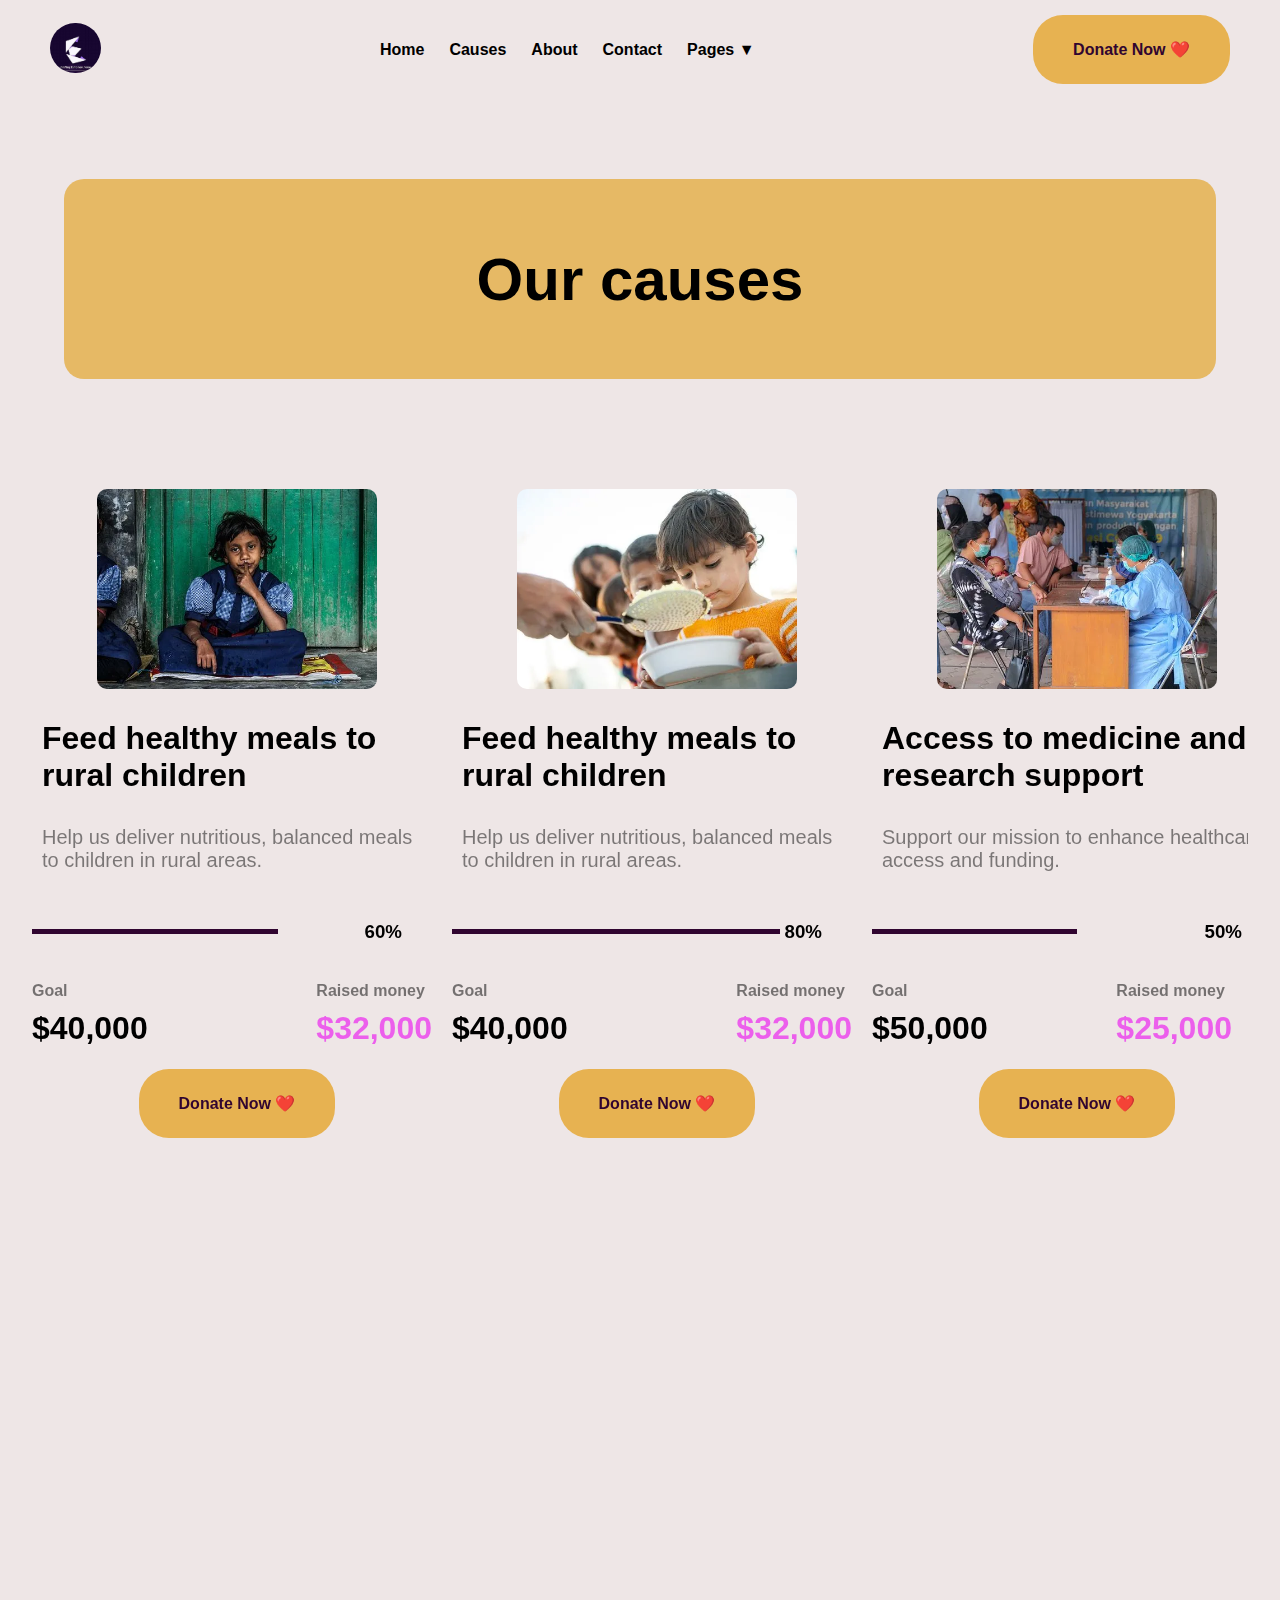
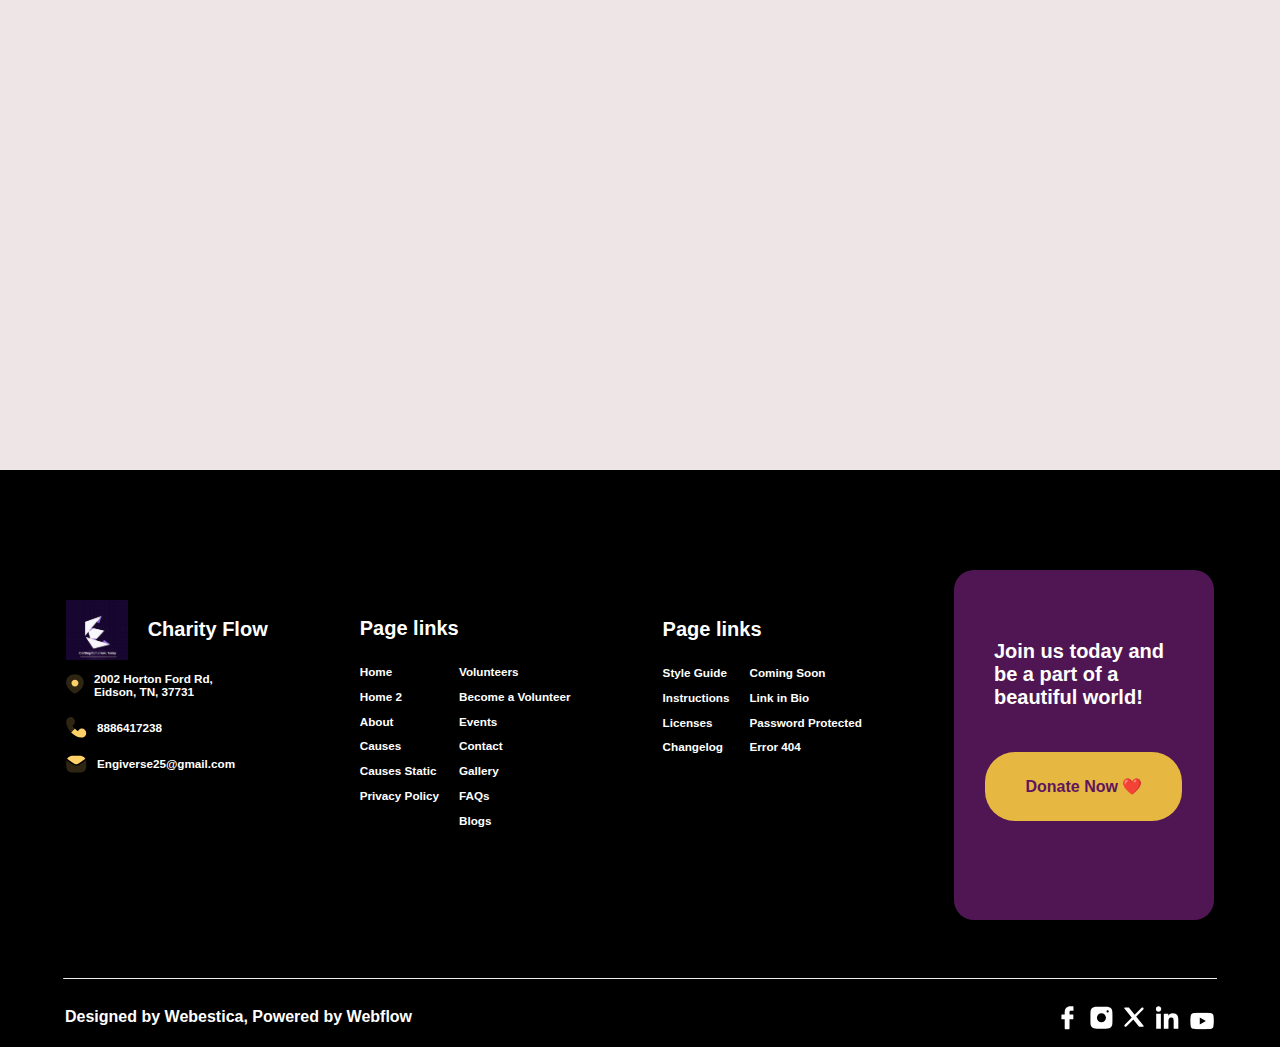
<file: causes.html>
<!DOCTYPE html>
<html lang="en">
  <head>
    <meta charset="UTF-8" />
    <meta name="viewport" content="width=device-width, initial-scale=1.0" />
    <title>Navbar Example</title>
    <link rel="stylesheet" href="causes.css" />
    <link href="https://unpkg.com/aos@2.3.1/dist/aos.css" rel="stylesheet" />
    <script src="https://unpkg.com/aos@2.3.1/dist/aos.js"></script>
  </head>
  <body>
    <!-- Navbar Section -->
    <nav class="navbar">
      <div class="logo">
        <img src="./public/new logo.jpeg" alt="Site Logo" />
      </div>
      <ul class="nav-links">
        <li><a href="./index.html">Home</a></li>
        <li><a href="./causes.html">Causes</a></li>
        <li><a href="./about.html">About</a></li>
        <li><a href="./contact.html">Contact</a></li>
        <li class="dropdown">
          <a href="#">Pages ▼</a>
          <ul class="dropdown-menu">
            <li><a href="#">Home</a></li>
            <li><a href="#">Home 2</a></li>
            <li><a href="#">Causes</a></li>
            <li><a href="#">Causes Static</a></li>
            <li><a href="#">Volunteer</a></li>
            <li><a href="#">Become a Volunteer</a></li>
            <li><a href="#">About</a></li>
            <li><a href="#">Events</a></li>
            <li><a href="#">Gallery</a></li>
            <li><a href="#">Contact</a></li>
            <li><a href="#">Blogs</a></li>
            <li><a href="#">FAQs</a></li>
            <li><a href="#">Privacy Policy</a></li>
          </ul>
        </li>
      </ul>
      <button class="donate-btn">Donate Now <span>❤️</span></button>
    </nav>

    <!-- Our causes -->

    <div class="ourcauses">Our causes</div>

    <!-- causes images part -->
    <div class="makecausesgrid">
      <!-- first time -->

      <div class="firstinnercause" data-aos="fade-up" data-aos-duration="2000">
        <div class="makeimagecenter">
          <img src="./public/causes img1.webp" alt="image" />
        </div>
        <h1 class="firstheadingcauses">Feed healthy meals to rural children</h1>
        <p class="firstparacauses">
          Help us deliver nutritious, balanced meals to children in rural areas.
        </p>
        <div class="makeflextwo">
          <hr class="custom-hr1" />
          <h3>60%</h3>
        </div>

        <div class="goaldiv">
          <div>
            <h4>Goal</h4>
            <h1>$40,000</h1>
          </div>
          <div>
            <h4>Raised money</h4>
            <h1 class="raisedblue">$32,000</h1>
          </div>
        </div>
        <div class="makebuttoncenter">
          <button class="donate-btn">Donate Now <span>❤️</span></button>
        </div>
      </div>

      <!-- second time -->
      <div class="firstinnercause" data-aos="fade-up" data-aos-duration="2000">
        <div class="makeimagecenter">
          <img src="./public/causes img2.webp" alt="image" />
        </div>
        <h1 class="firstheadingcauses">Feed healthy meals to rural children</h1>
        <p class="firstparacauses">
          Help us deliver nutritious, balanced meals to children in rural areas.
        </p>
        <div class="makeflextwo">
          <hr class="custom-hr2" />
          <h3>80%</h3>
        </div>

        <div class="goaldiv">
          <div>
            <h4>Goal</h4>
            <h1>$40,000</h1>
          </div>
          <div>
            <h4>Raised money</h4>
            <h1 class="raisedblue">$32,000</h1>
          </div>
        </div>
        <div class="makebuttoncenter">
          <button class="donate-btn">Donate Now <span>❤️</span></button>
        </div>
      </div>

      <!-- thrid time -->
      <div class="firstinnercause" data-aos="fade-up" data-aos-duration="2000">
        <div class="makeimagecenter">
          <img src="./public/causes img3.webp" alt="image" />
        </div>
        <h1 class="firstheadingcauses">
          Access to medicine and research support
        </h1>
        <p class="firstparacauses">
          Support our mission to enhance healthcare access and funding.
        </p>
        <div class="makeflextwo">
          <hr class="custom-hr3" />
          <h3>50%</h3>
        </div>

        <div style="margin-right: 50px" class="goaldiv">
          <div>
            <h4>Goal</h4>
            <h1>$50,000</h1>
          </div>
          <div>
            <h4>Raised money</h4>
            <h1 class="raisedblue">$25,000</h1>
          </div>
        </div>
        <div class="makebuttoncenter">
          <button class="donate-btn">Donate Now <span>❤️</span></button>
        </div>
      </div>

      <!-- fourth time -->
      <div class="firstinnercause" data-aos="fade-up" data-aos-duration="2000">
        <div class="makeimagecenter">
          <img src="./public/causes img4.webp" alt="image" />
        </div>
        <h1 class="firstheadingcauses">
          Raise awareness about environmental issues
        </h1>
        <p class="firstparacauses">
          Highlighting key environmental issues to foster action.
        </p>
        <br />
        <div class="makeflextwo">
          <hr class="custom-hr4" />
          <h3>100%</h3>
        </div>

        <div class="goaldiv">
          <div>
            <h4>Goal</h4>
            <h1>$72,000</h1>
          </div>
          <div>
            <h4>Raised money</h4>
            <h1 class="raisedblue">$1,00,000</h1>
          </div>
        </div>
        <div class="makebuttoncenter">
          <button class="donate-btn" style="margin-top: 5px">
            Donate Now <span>❤️</span>
          </button>
        </div>
      </div>

      <!-- fifth time -->
      <div class="firstinnercause" data-aos="fade-up" data-aos-duration="2000">
        <div class="makeimagecenter">
          <img src="./public/causes img5.webp" alt="image" />
        </div>
        <h1 class="firstheadingcauses">
          Paving the way for women's empowerment
        </h1>
        <p class="firstparacauses">
          Trace the journey of empowerment, where obstacles fade and
          opportunities flourish.
        </p>
        <div style="margin-top: 40px" class="makeflextwo">
          <hr class="custom-hr5" />
          <h3>90%</h3>
        </div>

        <div class="goaldiv">
          <div>
            <h4>Goal</h4>
            <h1>$95,000</h1>
          </div>
          <div>
            <h4>Raised money</h4>
            <h1 class="raisedblue">$85,500</h1>
          </div>
        </div>
        <div class="makebuttoncenter">
          <button style="margin-top: 3px" class="donate-btn">
            Donate Now <span>❤️</span>
          </button>
        </div>
      </div>

      <!-- sixth time -->
      <div class="firstinnercause" data-aos="fade-up" data-aos-duration="2000">
        <div class="makeimagecenter">
          <img src="./public/causes img6.jpg" alt="image" />
        </div>
        <h1 class="firstheadingcauses">
          Securing clean water access for every home
        </h1>
        <p class="firstparacauses">
          Inspire change by highlighting critical environmental issues and
          promoting sustainable actions.
        </p>
        <div class="makeflextwo">
          <hr class="custom-hr6" />
          <h3>40%</h3>
        </div>

        <div style="margin-right: 50px" class="goaldiv">
          <div>
            <h4>Goal</h4>
            <h1>$65,000</h1>
          </div>
          <div>
            <h4>Raised money</h4>
            <h1 class="raisedblue">$26,000</h1>
          </div>
        </div>
        <div class="makebuttoncenter">
          <button class="donate-btn">Donate Now <span>❤️</span></button>
        </div>
      </div>
    </div>
    <div class="extendedfooter">
      <div class="finalfooter">
        <!-- first div footer -->
        <div class="firstdivfooter">
          <div class="firstimgfooter">
            <img src="./public/new logo.jpeg" alt="" />
            <h1>Charity Flow</h1>
          </div>
          <div class="firstpartflex">
            <img src="./public/location.svg" alt="location" />
            <h3>2002 Horton Ford Rd, Eidson, TN, 37731</h3>
          </div>
          <div class="firstpartflex">
            <img src="./public/mobile.svg" alt="mobile" />
            <h3>8886417238</h3>
          </div>
          <div class="firstpartflex">
            <img src="./public/email id.svg" alt="mail" />
            <h3>Engiverse25@gmail.com</h3>
          </div>
        </div>

        <!-- second div footer -->
        <div class="secondouterfooterdiv">
          <h1>Page links</h1>
          <div class="makesecondflex makeh3cursor">
            <div>
              <h3>Home</h3>
              <h3>Home 2</h3>
              <h3>About</h3>
              <h3>Causes</h3>
              <h3>Causes Static</h3>
              <h3>Privacy Policy</h3>
            </div>
            <div>
              <h3>Volunteers</h3>
              <h3>Become a Volunteer</h3>
              <h3>Events</h3>
              <h3>Contact</h3>
              <h3>Gallery</h3>
              <h3>FAQs</h3>
              <h3>Blogs</h3>
            </div>
          </div>
        </div>

        <!-- thrid div -->
        <div class="makethriddiv">
          <h1>Page links</h1>
          <div class="makesecondflex makeh3cursor">
            <div>
              <h3>Style Guide</h3>
              <h3>Instructions</h3>
              <h3>Licenses</h3>
              <h3>Changelog</h3>
            </div>
            <div>
              <h3>Coming Soon</h3>
              <h3>Link in Bio</h3>
              <h3>Password Protected</h3>
              <h3>Error 404</h3>
            </div>
          </div>
        </div>

        <!-- fourth div -->

        <div class="finalfooteriv">
          <h1>Join us today and be a part of a beautiful world!</h1>
          <button
            class="donate-btn makechange"
            style="background-color: #e6b741; color: #5f145f; font-weight: bold"
          >
            Donate Now <span>❤️</span>
          </button>
        </div>
      </div>
      <!-- extented footer -->
      <hr class="footerline" />
      <div class="extendedflex">
        <div class="makewhite">
          <h4>Designed by Webestica, Powered by Webflow</h4>
        </div>
        <div class="makefooterlogoflex">
          <img src="./public/footer logo1.svg" alt="logo" />
          <img src="./public/footer logo2.svg" alt="logo" />
          <img src="./public/footer logo 3.svg" alt="logo" />
          <img src="./public/footer logo 4.svg" alt="logo" />
          <img src="./public/footer logo 5.svg" alt="logo" />
        </div>
      </div>
    </div>
  </body>
  <script>
    AOS.init();
  </script>
</html>
</file>
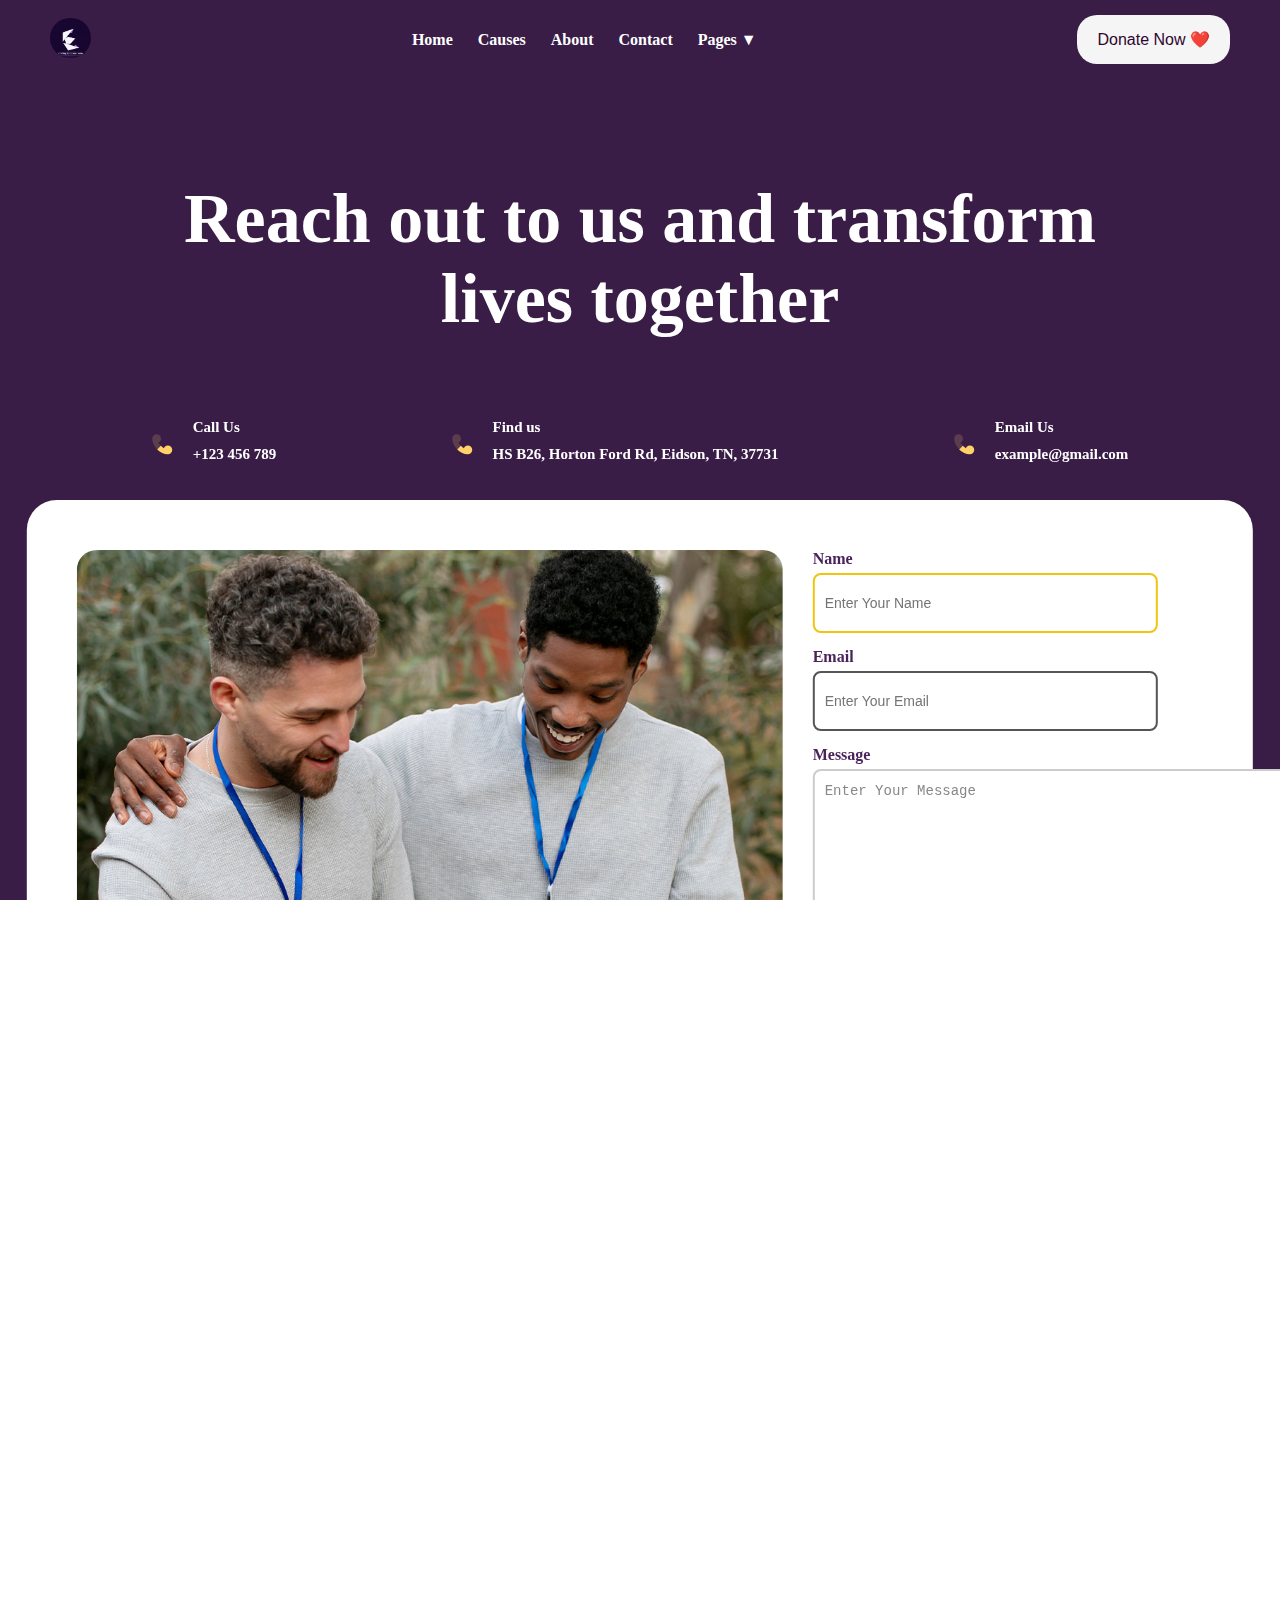
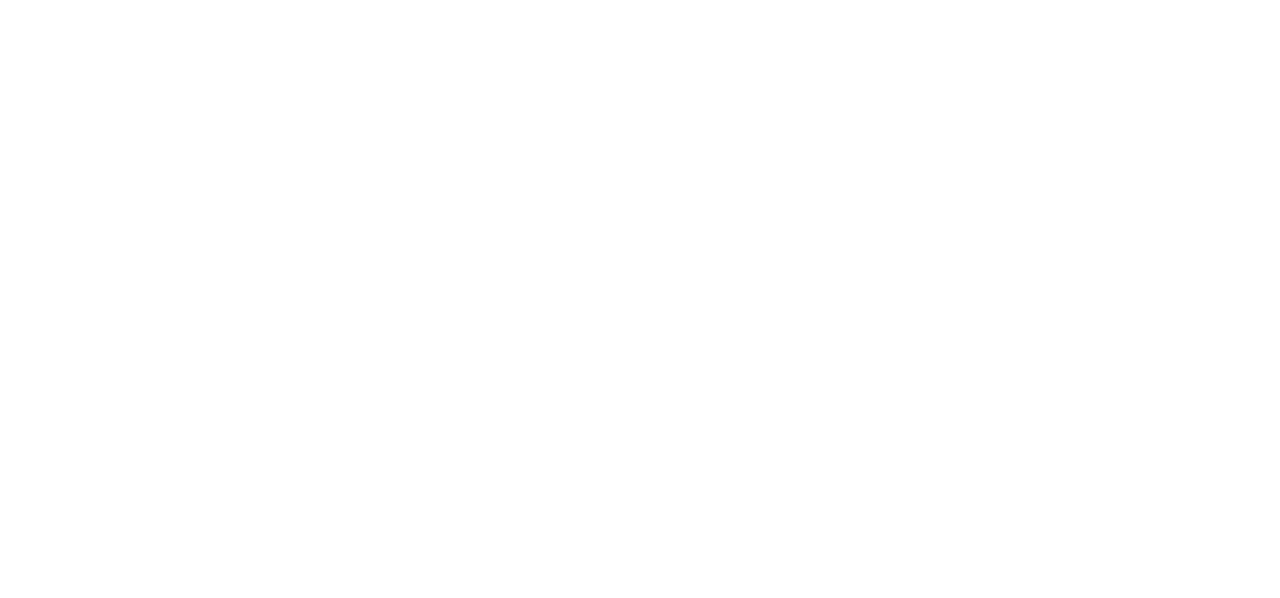
<file: contact.html>
<!DOCTYPE html>
<html lang="en">
  <head>
    <meta charset="UTF-8" />
    <meta name="viewport" content="width=device-width, initial-scale=1.0" />
    <title>Charity Flow</title>
    <link rel="stylesheet" href="contact.css" />
    <link href="https://unpkg.com/aos@2.3.1/dist/aos.css" rel="stylesheet" />
    <script src="https://unpkg.com/aos@2.3.1/dist/aos.js"></script>
  </head>
  <body>
    <!-- make relative div -->

    <div class="positiondiv">
      <!-- header of page -->
      <div class="outeroriginaldiv">
        <!-- div part -->
        <div>
          <nav class="navbar">
            <div class="logo">
              <img
                style="border-radius: 30px"
                src="./public/new logo.jpeg"
                alt="Site Logo"
              />
            </div>
            <ul class="nav-links">
              <li><a href="./index.html">Home</a></li>
              <li><a href="./causes.html">Causes</a></li>
              <li><a href="./about.html">About</a></li>
              <li><a href="./contact.html">Contact</a></li>
              <li class="dropdown">
                <a href="#">Pages ▼</a>
                <ul class="dropdown-menu">
                  <li><a href="#">Home</a></li>
                  <li><a href="#">Home 2</a></li>
                  <li><a href="#">Causes</a></li>
                  <li><a href="#">Causes Static</a></li>
                  <li><a href="#">Volunteer</a></li>
                  <li><a href="#">Become a Volunteer</a></li>
                  <li><a href="#">About </a></li>
                  <li><a href="#">Events</a></li>
                  <li><a href="#">Gallery</a></li>
                  <li><a href="#">Contact</a></li>
                  <li><a href="#">Blogs</a></li>
                  <li>
                    <a href="#">FAQ<span>s</span> </a>
                  </li>
                  <li><a href="#">Privacy Policy</a></li>
                </ul>
              </li>
            </ul>
            <button class="donate-btn">Donate Now <span>❤️</span></button>
          </nav>
        </div>

        <!-- reach out heading -->
        <div class="reachouttopheading">
          <h1>Reach out to us and transform</h1>
          <h2>lives together</h2>
        </div>

        <!-- contact details  -->
        <div
          class="contactdetailsflex"
          data-aos="fade-up"
          data-aos-duration="2000"
        >
          <div class="innercontact">
            <div>
              <img src="./public/mobile.svg" alt="" />
            </div>
            <div class="maketwoclose">
              <h2>Call Us</h2>
              <h2>+123 456 789</h2>
            </div>
          </div>

          <!-- second time -->
          <div class="innercontact">
            <div>
              <img src="./public/mobile.svg" alt="mobile logo" />
            </div>
            <div class="maketwoclose">
              <h2>Find us</h2>
              <h2>HS B26, Horton Ford Rd, Eidson, TN, 37731</h2>
            </div>
          </div>

          <!-- thrid time -->
          <div class="innercontact">
            <div>
              <img src="./public/mobile.svg" alt="" />
            </div>
            <div class="maketwoclose">
              <h2>Email Us</h2>
              <h2>example@gmail.com</h2>
            </div>
          </div>
        </div>
        <!-- contact image -->

        <div class="outercontactflex">
          <div
            class="leftsidecontactimage"
            data-aos="fade-right"
            data-aos-anchor="#example-anchor"
            data-aos-offset="500"
            data-aos-duration="2000"
          >
            <img
              src="./public/contact image left.jpg"
              alt="person image left"
            />
          </div>
          <div
            data-aos="fade-left"
            data-aos-anchor="#example-anchor"
            data-aos-offset="500"
            data-aos-duration="2000"
          >
            <div class="container">
              <label for="name">Name</label>
              <input
                type="text"
                id="name"
                placeholder="Enter Your Name"
                class="input name-input"
                style="text-align: left; padding-left: 10px"
              />

              <label for="email">Email</label>
              <input
                type="email"
                id="email"
                placeholder="Enter Your Email"
                class="input email-input"
                class="input name-input"
                style="text-align: left; padding-left: 10px"
              />
              <label for="message">Message</label>
              <textarea
                id="message"
                placeholder="Enter Your Message"
                class="input messages"
              ></textarea>

              <button class="singlesubmitbutton">Submit</button>

              <div class="rightsidelogodiv">
                <a href="">
                  <img
                    src="./public/facebook icon.svg"
                    class="facebooklogo"
                    alt="Facebook logo"
                /></a>
                <a href="">
                  <img
                    src="./public/instagram icon.svg"
                    class="instagramlogo"
                    alt="Instagram logo"
                /></a>
                <a href="">
                  <img
                    src="./public/twitter icon.svg"
                    class="twitterlogo"
                    alt="Twitter logo"
                /></a>
                <a href="">
                  <img
                    src="./public/linkedin icon.svg"
                    class="linkedinlogo"
                    alt="Linkedin logo"
                /></a>
                <a href="">
                  <img
                    src="./public/youtube icon.svg"
                    class="youtubelogo"
                    alt="youtube logo"
                /></a>
              </div>
            </div>
          </div>
        </div>
      </div>
    </div>

    <!-- footer -->

    <div class="extendedfooter">
      <div class="finalfooter">
        <!-- first div footer -->
        <div class="firstdivfooter">
          <div class="firstimgfooter">
            <img src="./public/new logo.jpeg" alt="" />
            <h1>Charity Flow</h1>
          </div>
          <div class="firstpartflex">
            <img src="./public/location.svg" alt="location" />
            <h3>2002 Horton Ford Rd, Eidson, TN, 37731</h3>
          </div>
          <div class="firstpartflex">
            <img src="./public/mobile.svg" alt="mobile" />
            <h3>8886417238</h3>
          </div>
          <div class="firstpartflex">
            <img src="./public/email id.svg" alt="mail" />
            <h3>Engiverse25@gmail.com</h3>
          </div>
        </div>

        <!-- second div footer -->
        <div class="secondouterfooterdiv">
          <h1>Page links</h1>
          <div class="makesecondflex makeh3cursor">
            <div>
              <h3>Home</h3>
              <h3>Home 2</h3>
              <h3>About</h3>
              <h3>Causes</h3>
              <h3>Causes Static</h3>
              <h3>Privacy Policy</h3>
            </div>
            <div>
              <h3>Volunteers</h3>
              <h3>Become a Volunteer</h3>
              <h3>Events</h3>
              <h3>Contact</h3>
              <h3>Gallery</h3>
              <h3>FAQs</h3>
              <h3>Blogs</h3>
            </div>
          </div>
        </div>

        <!-- thrid div -->
        <div class="makethriddiv">
          <h1>Page links</h1>
          <div class="makesecondflex makeh3cursor">
            <div>
              <h3>Style Guide</h3>
              <h3>Instructions</h3>
              <h3>Licenses</h3>
              <h3>Changelog</h3>
            </div>
            <div>
              <h3>Coming Soon</h3>
              <h3>Link in Bio</h3>
              <h3>Password Protected</h3>
              <h3>Error 404</h3>
            </div>
          </div>
        </div>

        <!-- fourth div -->

        <div class="finalfooteriv">
          <h1>Join us today and be a part of a beautiful world!</h1>
          <button
            class="donate-btn makechange"
            style="background-color: #e6b741; color: #5f145f; font-weight: bold"
          >
            Donate Now <span>❤️</span>
          </button>
        </div>
      </div>
      <!-- extented footer -->
      <hr class="footerline" />
      <div class="extendedflex">
        <div class="makewhite">
          <h4>Designed by Webestica, Powered by Webflow</h4>
        </div>
        <div class="makefooterlogoflex">
          <img src="./public/footer logo1.svg" alt="logo" />
          <img src="./public/footer logo2.svg" alt="logo" />
          <img src="./public/footer logo 3.svg" alt="logo" />
          <img src="./public/footer logo 4.svg" alt="logo" />
          <img src="./public/footer logo 5.svg" alt="logo" />
        </div>
      </div>
    </div>
  </body>
  <script>
    AOS.init();
  </script>
</html>
</file>
<file: causes.css>
/* Reset styles */
body {
  margin: 0;
  padding: 0;
  box-sizing: border-box;
  background-color: #eee6e6;
  font-family: Arial, sans-serif;
}

/* Navbar Styles */
.navbar {
  display: flex;
  justify-content: space-between;
  align-items: center;
  /* background-color: #391d47; Fixed: Added background */
  padding: 15px 50px;
}

/* Logo Styling */
.logo img {
  height: 50px;
  border-radius: 30px;
}

/* Navigation Links */
.nav-links {
  display: flex;
  list-style: none;
  gap: 25px;
  padding: 0;
}

.nav-links li {
  position: relative;
}

.nav-links a {
  text-decoration: none;
  color: black; /* Fixed: Ensuring contrast */
  font-weight: bold;
  transition: color 0.3s;
}

.nav-links a:hover {
  color: orange;
  text-decoration: underline;
  text-underline-offset: 5px;
}

/* Dropdown Menu */
.dropdown-menu {
  display: none;
  position: absolute;
  top: 100%;
  left: 0;
  background-color: white; /*Fixed: Darker background */
  box-shadow: 0px 4px 8px rgba(0, 0, 0, 0.2);
  min-width: 220px;
  border-radius: 10px;
  padding: 10px 0;
  z-index: 100;
  list-style: none;
}

.dropdown-menu li {
  padding: 10px 15px;
}

.dropdown-menu a {
  color: black; /* Fixed: Better visibility */
  text-decoration: none;
  display: block;
}

.dropdown-menu a:hover {
  color: orange;
  text-decoration: none;
}

/* Show dropdown on hover */
.dropdown:hover .dropdown-menu {
  display: block;
}

/* Donate Button */
.donate-btn {
  background-color: #e7b251;
  color: #300530;
  padding: 25px 40px;
  border: none;
  font-size: 16px;
  cursor: pointer;
  border-radius: 30px;
  transition: background 0.3s ease-in-out;
  font-weight: bold;
}

.donate-btn span {
  display: inline-block;
  transition: transform 0.5s ease-in-out;
}

.donate-btn:hover span {
  transform: scaleX(-1);
}

/* Responsive Design */
@media (max-width: 768px) {
  .navbar {
    flex-direction: column;
    text-align: center;
  }

  .nav-links {
    flex-direction: column;
    align-items: center;
  }

  .dropdown-menu {
    position: relative;
  }
}

.ourcauses {
  color: black;
  background-color: #e6b965;
  display: flex;
  align-items: center;
  justify-content: center;
  width: 90%;
  margin: auto;
  border-radius: 20px;
  height: 200px;
  margin-top: 80px;
  font-size: 60px;
  font-weight: bold;
}

/* causes imgages part */

.makecausesgrid {
  display: grid;
  grid-template-columns: repeat(3, 1fr);
  column-gap: 10px;
  row-gap: 150px;
  width: 95%;
  margin: auto;
  margin-top: 100px;
  overflow-x: hidden;
  margin-bottom: 100px;
  overflow-y: hidden;
}

.makecausesgrid img {
  border-radius: 20px;
  padding: 10px;
}

.firstheadingcauses {
  padding-left: 10px;
  width: 400px;
}

.makeflextwo {
  display: flex;
  align-items: center;
  justify-content: space-between;
  width: 100%;
  /* background-color: blueviolet; */
}

.custom-hr1 {
  width: 60%;
  height: 5px;
  background-color: #300530;
  border: none;
  margin: 0;
}

.makeflextwo h3 {
  /* margin: 0; */
  /* padding-left: 10px; */
  color: black;
  margin-right: 40px;
}

.firstparacauses {
  padding: 10px;
  font-size: 20px;
  color: #0000007c;
}

.goaldiv {
  display: flex;
  justify-content: space-between;
  margin-right: 10px;
}

.goaldiv h4 {
  margin-bottom: 0;
  color: #00000083;
}

.goaldiv h1 {
  margin-top: 10px;
}

.raisedblue {
  color: #ec5fec;
}

.makebuttoncenter {
  display: flex;
  align-items: center;
  justify-content: center;
}

.firstinnercause img {
  width: 280px;
  height: auto;
}
.makeimagecenter {
  display: flex;
  align-items: center;
  justify-content: center;
}

.custom-hr2 {
  width: 80%;
  height: 5px;
  background-color: #300530;
  border: none;
  margin: 0;
}

.custom-hr3 {
  width: 50%;
  height: 5px;
  background-color: #300530;
  border: none;
  margin: 0;
}

.custom-hr4 {
  width: 80%;
  height: 5px;
  background-color: #300530;
  border: none;
  margin: 0;
}

.custom-hr5 {
  width: 80%;
  height: 5px;
  background-color: #300530;
  border: none;
  margin: 0;
}

.custom-hr6 {
  width: 40%;
  height: 5px;
  background-color: #300530;
  border: none;
  margin: 0;
}
.finalfooter {
  background-color: black;
  color: white;
  width: 100%;
  height: auto;
  display: flex;
  justify-content: space-around;
  font-size: 10px;
  justify-items: center;
  height: 400px;
  margin-top: 100px;
}

.firstimgfooter {
  display: flex;
  gap: 20px;
  align-items: center;
}

.firstimgfooter img {
  width: auto;
  height: 60px;
}

.firstpartflex {
  display: flex;
  gap: 10px;
}

.firstdivfooter {
  margin-left: 20px;
  padding-top: 30px;
}
.firstdivfooter h3 {
  width: 150px;
}

.makesecondflex {
  display: flex;
  gap: 20px;
}

.finalfooteriv {
  display: flex;
  flex-direction: column;
  align-items: center;
  background-color: #4f1653;
  margin-right: 20px;
  border-radius: 20px;
  max-height: 350px;
  gap: 30px;
}

.finalfooteriv h1 {
  width: 180px;
  margin-left: 40px;
  margin-right: 40px;
  margin-top: 70px;
}

.secondouterfooterdiv {
  margin-top: 34px;
}

.makethriddiv {
  margin-top: 35px;
}

.extendedfooter {
  background-color: black;
  display: flex;
  flex-direction: column;
}

.footerline {
  width: 90%;
  height: 0;
  margin: none;
  border-top: none;
  color: #ffffff42;
}

.makewhite {
  color: white;
}

.extendedflex {
  display: flex;
  align-items: center;
  justify-content: space-between;
  margin-left: 65px;
  margin-right: 65px;
}

.makefooterlogoflex {
  display: flex;
  gap: 10px;
  align-items: center;
  transition: background-color 1s;
}

.makefooterlogoflex img:hover {
  background-color: #490646;
}

.makefooterlogoflex img:nth-child(1) {
  width: 25px;
  height: 25px;
}

.makefooterlogoflex img:nth-child(3) {
  width: 22px;
  height: 22px;
}

.makefooterlogoflex img:nth-child(4) {
  width: 25px;
  height: 25px;
}

.makefooterlogoflex img:nth-child(5) {
  width: 25px;
  height: 28px;
  margin-top: 8px;
}

.makeh3cursor h3 {
  cursor: pointer;
}
</file>
<file: contact.css>
/* Reset default margin and padding */
html,
body {
  margin: 0;
  padding: 0;
  width: 100%;
  height: 100%;
  overflow-x: hidden;
}

/* Original div */
.outeroriginaldiv {
  background-color: #391d47;
  position: relative;
  min-height: 130vh;
  width: 100%;
  margin: 0;
  padding: 0;
  margin-bottom: 100px;
}

/* Navbar styles */
.navbar {
  display: flex;
  justify-content: space-between;
  align-items: center;
  padding: 15px 50px;
  background-color: #391d47;
}

.logo img {
  height: 40px;
}

.nav-links {
  display: flex;
  list-style: none;
  gap: 25px;
  margin: 0;
  padding: 0;
}

.nav-links li {
  position: relative;
}

.nav-links a {
  text-decoration: none;
  color: white;
  font-weight: bold;
  transition: color 0.3s;
}

.nav-links a:hover {
  color: orange;
  text-decoration: underline;
  text-decoration-color: orange;
  text-underline-offset: 10px;
}

/* Dropdown Menu */
.dropdown-menu {
  display: none;
  position: absolute;
  top: 100%;
  left: 0;
  background-color: white;
  box-shadow: 0px 4px 8px rgba(0, 0, 0, 0.2);
  min-width: 180px;
  border-radius: 5px;
  padding: 10px 0;
  z-index: 100;
  list-style: none;
}

.dropdown-menu li {
  color: violet;
  padding: 10px 15px;
}

.dropdown-menu a {
  color: #000000e7;
  text-decoration: none;
  display: block;
}

.dropdown-menu a:hover {
  color: #b612ae;
  text-decoration: none;
}

/* Show dropdown on hover */
.dropdown:hover .dropdown-menu {
  display: block;
}

/* Donate Button */
.donate-btn {
  background-color: whitesmoke;
  color: #300530;
  padding: 15px 20px;
  border: none;
  font-size: 16px;
  cursor: pointer;
  border-radius: 20px;
  transition: background 0.3s;
}

.donate-btn span {
  display: inline-block;
  transition: transform 0.5s ease-in-out;
}

.donate-btn:hover span {
  transform: scaleX(-1);
}

/* Heading part */
.reachouttopheading {
  display: flex;
  flex-direction: column;
  align-items: center;
  justify-content: center;
  text-align: center;
  margin-top: 100px;
  margin-bottom: 80px;
}

.reachouttopheading h1,
.reachouttopheading h2 {
  color: white;
  font-size: 70px;
  margin: 0;
}

/* Responsive Design */
@media (max-width: 768px) {
  .navbar {
    flex-direction: column;
    padding: 15px 20px;
  }

  .nav-links {
    flex-direction: column;
    align-items: center;
    gap: 15px;
  }

  .dropdown-menu {
    position: relative;
  }

  .reachouttopheading h1,
  .reachouttopheading h2 {
    font-size: 40px;
  }
}

.contactdetailsflex {
  display: flex;
  align-items: center;
  width: 90%;
  justify-content: space-around;
  color: white;
  margin: auto;
}

.innercontact {
  display: flex;
  align-items: center;
  gap: 20px;
}

.maketwoclose h2 {
  margin: 0;
  padding: 0;
  font-size: 15px;
  margin-bottom: 10px;
}

/* input box */
.container {
  width: 300px;
}

label {
  display: block;
  font-weight: bold;
  color: #4a235a;
  margin-bottom: 5px;
}

.input {
  padding: 20px 150px;
  border-radius: 8px;
  font-size: 14px;
  border: 2px solid #ccc;
  outline: none;
  margin-bottom: 15px;
}

.name-input {
  border-color: #f1c40f;
}

.name-input:focus {
  border-color: #d4ac0d;
}

.email-input {
  border-color: #555;
}

.email-input:focus {
  border-color: #333;
}

.positiondiv {
  position: relative;
}

.outercontactflex {
  display: flex;
  background-color: white;
  width: 88%;
  border-radius: 30px;
  gap: 30px;
  padding-left: 50px;
  padding-top: 50px;
  padding-right: 50px;
  padding-bottom: 50px;
  position: absolute;

  top: 500px;
  left: 50%;
  transform: translateX(-50%);
}

.leftsidecontactimage img {
  height: 600px;
  width: auto;
  border-radius: 20px;
}

.messages {
  height: 200px;
  width: 460px;
  padding: 10px;
  border-radius: 8px;
  font-size: 14px;
  border: 2px solid #ccc;
  outline: none;
  resize: none;
  line-height: 1.5;
}

.messages::placeholder {
  text-align: left;
  color: #888;
  opacity: 1;
}

.singlesubmitbutton {
  padding: 20px 40px;
  background-color: #300530;
  color: white;
  border: none;
  border-radius: 30px;
  font-weight: bold;
  cursor: pointer;
  transition: background-color 100ms linear;
}

.singlesubmitbutton:hover {
  background-color: #b156b1;
}

.rightsidelogodiv {
  display: flex;
  gap: 20px;
  align-items: center;
  margin-top: 20px;
}

.facebooklogo {
  width: auto;
  height: 45px;
  transition: background-color 100ms linear;
}

.facebooklogo:hover {
  background-color: #b156b1;
  border-radius: 10px;
}

.instagramlogo {
  width: auto;
  height: 42px;
  transition: background-color 100ms linear;
}

.instagramlogo:hover {
  background-color: #b156b1;
  border-radius: 10px;
}

.twitterlogo {
  width: auto;
  height: 42px;
  transition: background-color 100ms linear;
}

.twitterlogo:hover {
  background-color: #b156b1;
  border-radius: 10px;
}

.linkedinlogo {
  width: auto;
  height: 42px;
  transition: background-color 100ms linear;
}

.linkedinlogo:hover {
  background-color: #b156b1;
  border-radius: 10px;
}

.youtubelogo {
  width: auto;
  height: 45px;
  transition: background-color 100ms linear;
}
.youtubelogo:hover {
  background-color: #b156b1;
  border-radius: 10px;
}

.finalfooter {
  background-color: black;
  color: white;
  width: 100%;
  height: auto;
  display: flex;
  justify-content: space-around;
  font-size: 10px;
  justify-items: center;
  height: 400px;
  margin-top: 100px;
}

.firstimgfooter {
  display: flex;
  gap: 20px;
  align-items: center;
}

.firstimgfooter img {
  width: auto;
  height: 60px;
}

.firstpartflex {
  display: flex;
  gap: 10px;
}

.firstdivfooter {
  margin-left: 20px;
  padding-top: 30px;
}
.firstdivfooter h3 {
  width: 150px;
}

.makesecondflex {
  display: flex;
  gap: 20px;
}

.finalfooteriv {
  display: flex;
  flex-direction: column;
  align-items: center;
  background-color: #4f1653;
  margin-right: 20px;
  border-radius: 20px;
  max-height: 350px;
  gap: 30px;
}

.finalfooteriv h1 {
  width: 180px;
  margin-left: 40px;
  margin-right: 40px;
  margin-top: 70px;
}

.secondouterfooterdiv {
  margin-top: 34px;
}

.makethriddiv {
  margin-top: 35px;
}

.extendedfooter {
  background-color: black;
  display: flex;
  flex-direction: column;
  margin-top: 450px;
}

.footerline {
  width: 90%;
  height: 0;
  margin: none;
  border-top: none;
  color: #ffffff42;
}

.makewhite {
  color: white;
}

.extendedflex {
  display: flex;
  align-items: center;
  justify-content: space-between;
  margin-left: 65px;
  margin-right: 65px;
}

.makefooterlogoflex {
  display: flex;
  gap: 10px;
  align-items: center;
  transition: background-color 1s;
}

.makefooterlogoflex img:hover {
  background-color: #490646;
}

.makefooterlogoflex img:nth-child(1) {
  width: 25px;
  height: 25px;
}

.makefooterlogoflex img:nth-child(3) {
  width: 22px;
  height: 22px;
}

.makefooterlogoflex img:nth-child(4) {
  width: 25px;
  height: 25px;
}

.makefooterlogoflex img:nth-child(5) {
  width: 25px;
  height: 28px;
  margin-top: 8px;
}

.makeh3cursor h3 {
  cursor: pointer;
}

@media (max-width: 425px) {
  .topdiv {
    flex-direction: column;
  }
}
</file>
